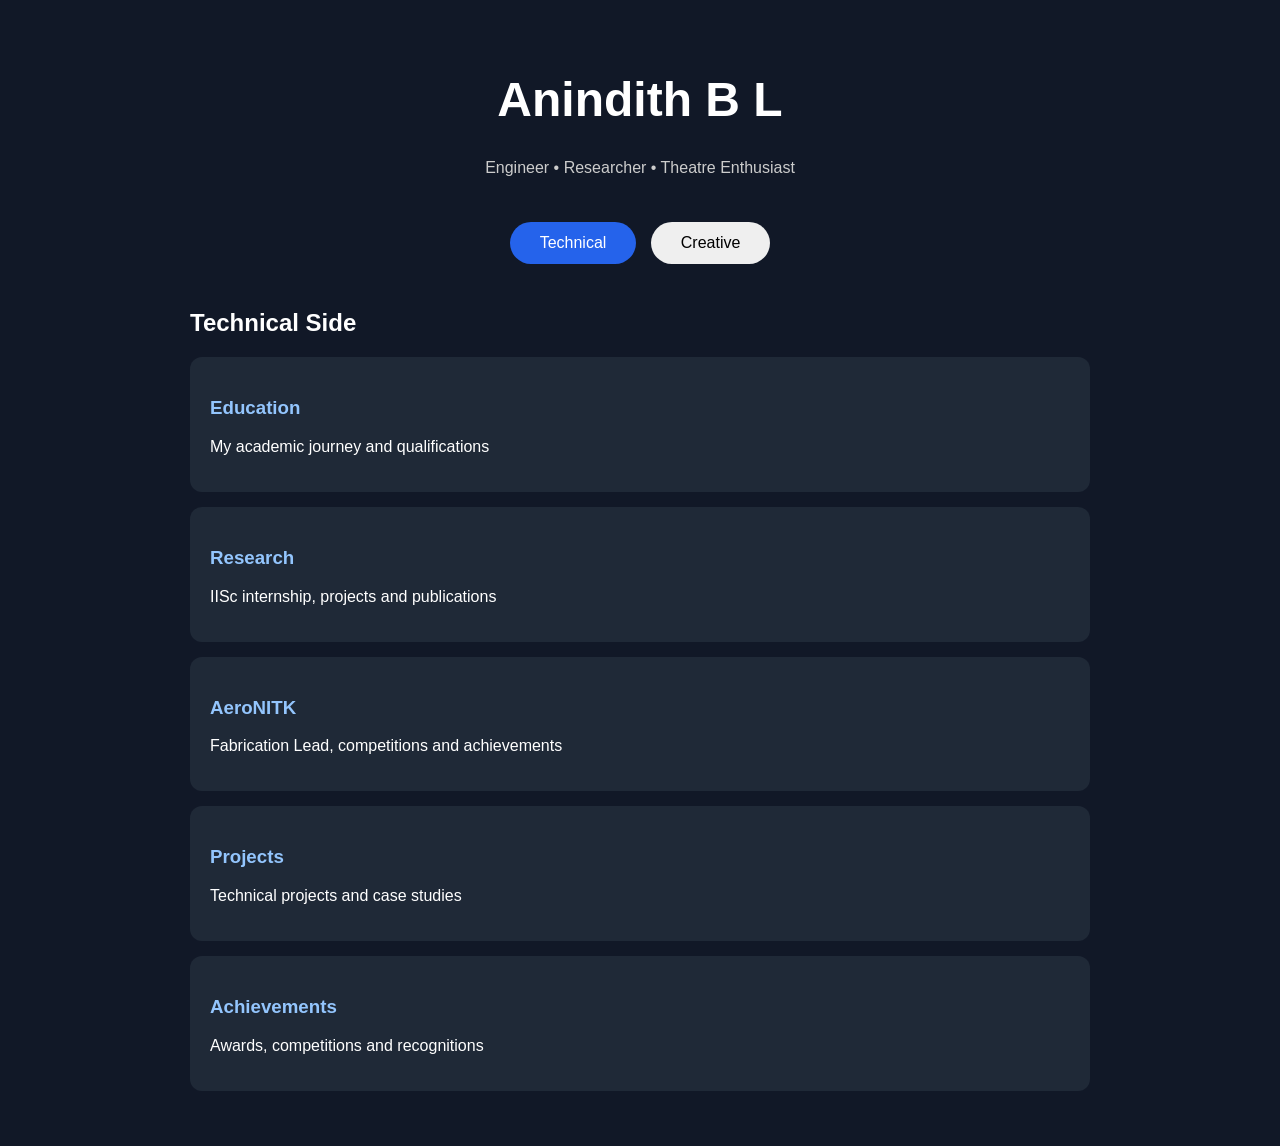
<file: index.html>
<!DOCTYPE html>
<html>
<head>
    <title>Anindith B L</title>
    <link rel="stylesheet" href="style.css">
</head>
<body>

<div class="container">

    <h1>Anindith B L</h1>
    <p class="tagline">Engineer • Researcher • Theatre Enthusiast</p>

    <div class="toggle-container">
        <button id="technicalBtn" class="active">Technical</button>
        <button id="creativeBtn">Creative</button>
    </div>

    <div id="technical" class="section">

    <h2>Technical Side</h2>

    <a href="pages/education.html" class="card-link">
        <div class="card">
            <h3>Education</h3>
            <p>My academic journey and qualifications</p>
        </div>
    </a>

    <a href="pages/research.html" class="card-link">
        <div class="card">
            <h3>Research</h3>
            <p>IISc internship, projects and publications</p>
        </div>
    </a>

    <a href="pages/aeronitk.html" class="card-link">
        <div class="card">
            <h3>AeroNITK</h3>
            <p>Fabrication Lead, competitions and achievements</p>
        </div>
    </a>

    <a href="pages/projects.html" class="card-link">
        <div class="card">
            <h3>Projects</h3>
            <p>Technical projects and case studies</p>
        </div>
    </a>

    <a href="pages/achievements.html" class="card-link">
        <div class="card">
            <h3>Achievements</h3>
            <p>Awards, competitions and recognitions</p>
        </div>
    </a>

</div>

<div id="creative" class="section hidden">

    <h2>Creative Side</h2>

    <a href="pages/theatre.html" class="card-link">
        <div class="card">
            <h3>Theatre</h3>
            <p>Performances and learning journey</p>
        </div>
    </a>

    <a href="pages/achala.html" class="card-link">
        <div class="card">
            <h3>Achala Kala Kendra</h3>
            <p>Events and cultural activities</p>
        </div>
    </a>

    <a href="pages/events.html" class="card-link">
        <div class="card">
            <h3>Events Organised</h3>
            <p>Workshops, festivals and programs</p>
        </div>
    </a>

    <a href="pages/media.html" class="card-link">
        <div class="card">
            <h3>Media & Design</h3>
            <p>Posters, reels and content creation</p>
        </div>
    </a>

    <a href="pages/gallery.html" class="card-link">
        <div class="card">
            <h3>Gallery</h3>
            <p>Photos and memories</p>
        </div>
    </a>

</div>

<script src="script.js"></script>

</body>
</html>
</file>
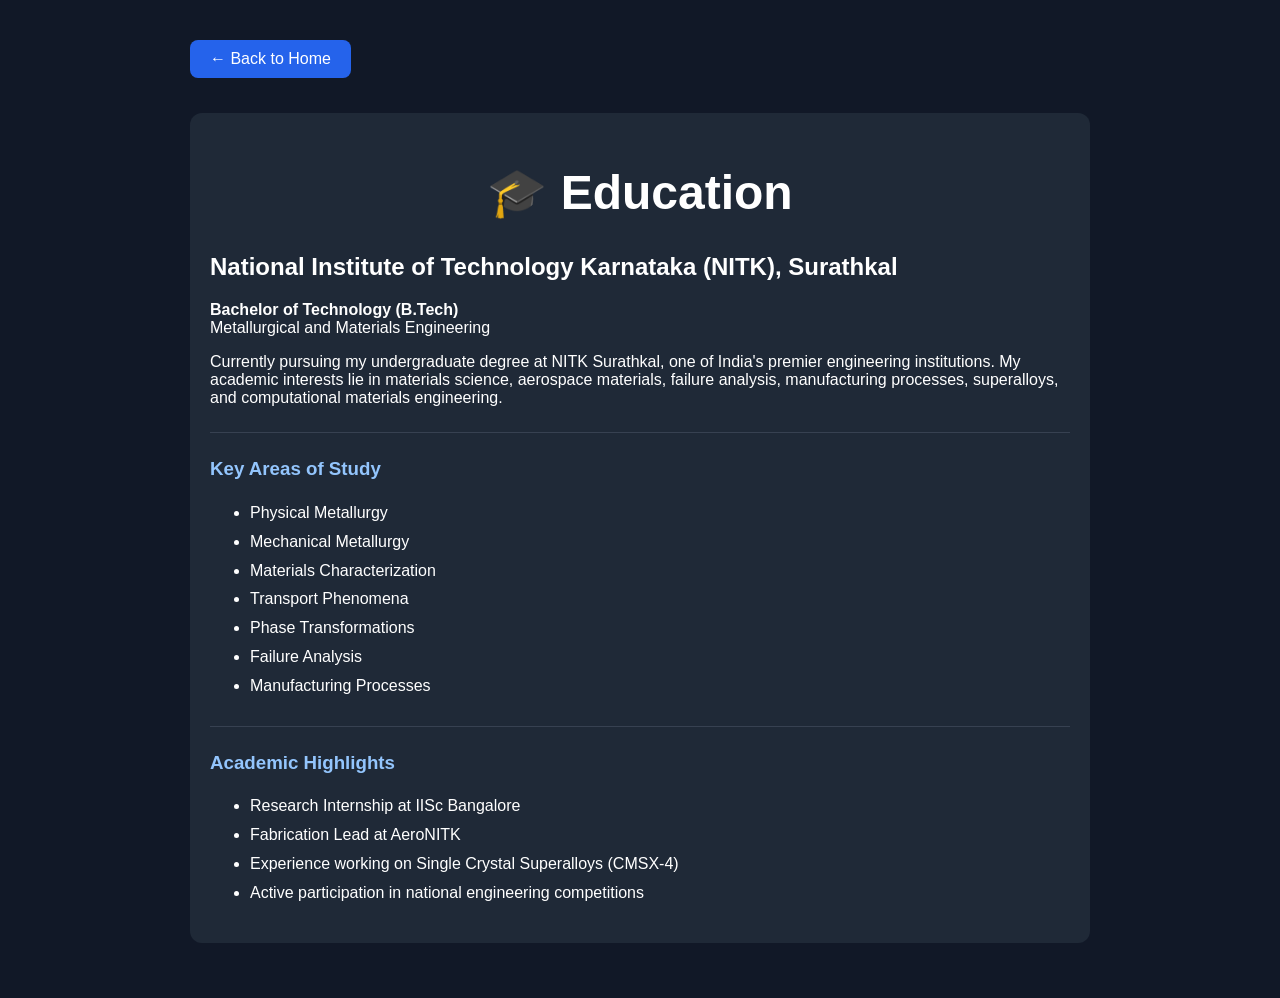
<file: Pages/education.html>
<!DOCTYPE html>

<html lang="en">

<head>
    <meta charset="UTF-8">
    <meta name="viewport" content="width=device-width, initial-scale=1.0">
    <title>Education | Anindith B L</title>
    <link rel="stylesheet" href="../style.css">
</head>

<body>

<div class="container">

<a href="../index.html" class="back-btn">← Back to Home</a>

<div class="card">

    <h1>🎓 Education</h1>

    <h2>National Institute of Technology Karnataka (NITK), Surathkal</h2>

    <p>
        <strong>Bachelor of Technology (B.Tech)</strong><br>
        Metallurgical and Materials Engineering
    </p>

    <p>
        Currently pursuing my undergraduate degree at NITK Surathkal, one of India's premier engineering institutions.
        My academic interests lie in materials science, aerospace materials, failure analysis, manufacturing processes,
        superalloys, and computational materials engineering.
    </p>

    <hr>

    <h3>Key Areas of Study</h3>

    <ul>
        <li>Physical Metallurgy</li>
        <li>Mechanical Metallurgy</li>
        <li>Materials Characterization</li>
        <li>Transport Phenomena</li>
        <li>Phase Transformations</li>
        <li>Failure Analysis</li>
        <li>Manufacturing Processes</li>
    </ul>

    <hr>

    <h3>Academic Highlights</h3>

    <ul>
        <li>Research Internship at IISc Bangalore</li>
        <li>Fabrication Lead at AeroNITK</li>
        <li>Experience working on Single Crystal Superalloys (CMSX-4)</li>
        <li>Active participation in national engineering competitions</li>
    </ul>

</div>

</div>

</body>

</html>
</file>
<file: style.css>
body{
    margin:0;
    font-family:Arial, sans-serif;
    background:#111827;
    color:white;
}

.container{
    max-width:900px;
    margin:auto;
    padding:40px;
}

h1{
    text-align:center;
    font-size:3rem;
}

.tagline{
    text-align:center;
    color:#ccc;
}

.toggle-container{
    text-align:center;
    margin:40px 0;
}

button{
    padding:12px 30px;
    border:none;
    border-radius:30px;
    cursor:pointer;
    margin:5px;
    font-size:16px;
}

.active{
    background:#2563eb;
    color:white;
}

.card{
    background:#1f2937;
    padding:20px;
    margin:15px 0;
    border-radius:12px;
}

.hidden{
    display:none;
}

.card-link{
    text-decoration: none;
    color: inherit;
    display: block;
}

.card{
    background: #1f2937;
    padding: 20px;
    margin: 15px 0;
    border-radius: 12px;
    transition: all 0.3s ease;
    cursor: pointer;
}

.card:hover{
    transform: translateY(-5px);
    box-shadow: 0px 8px 20px rgba(0,0,0,0.3);
}
.back-btn{
display:inline-block;
margin-bottom:20px;
text-decoration:none;
color:white;
background:#2563eb;
padding:10px 20px;
border-radius:8px;
transition:0.3s;
}

.back-btn:hover

.card h2{
color:#60a5fa;
margin-top:20px;
}

.card h3{
color:#93c5fd;
margin-top:20px;
}

.card ul{
line-height:1.8;
}

.card hr{
border:none;
border-top:1px solid #374151;
margin:25px 0;
}
</file>
